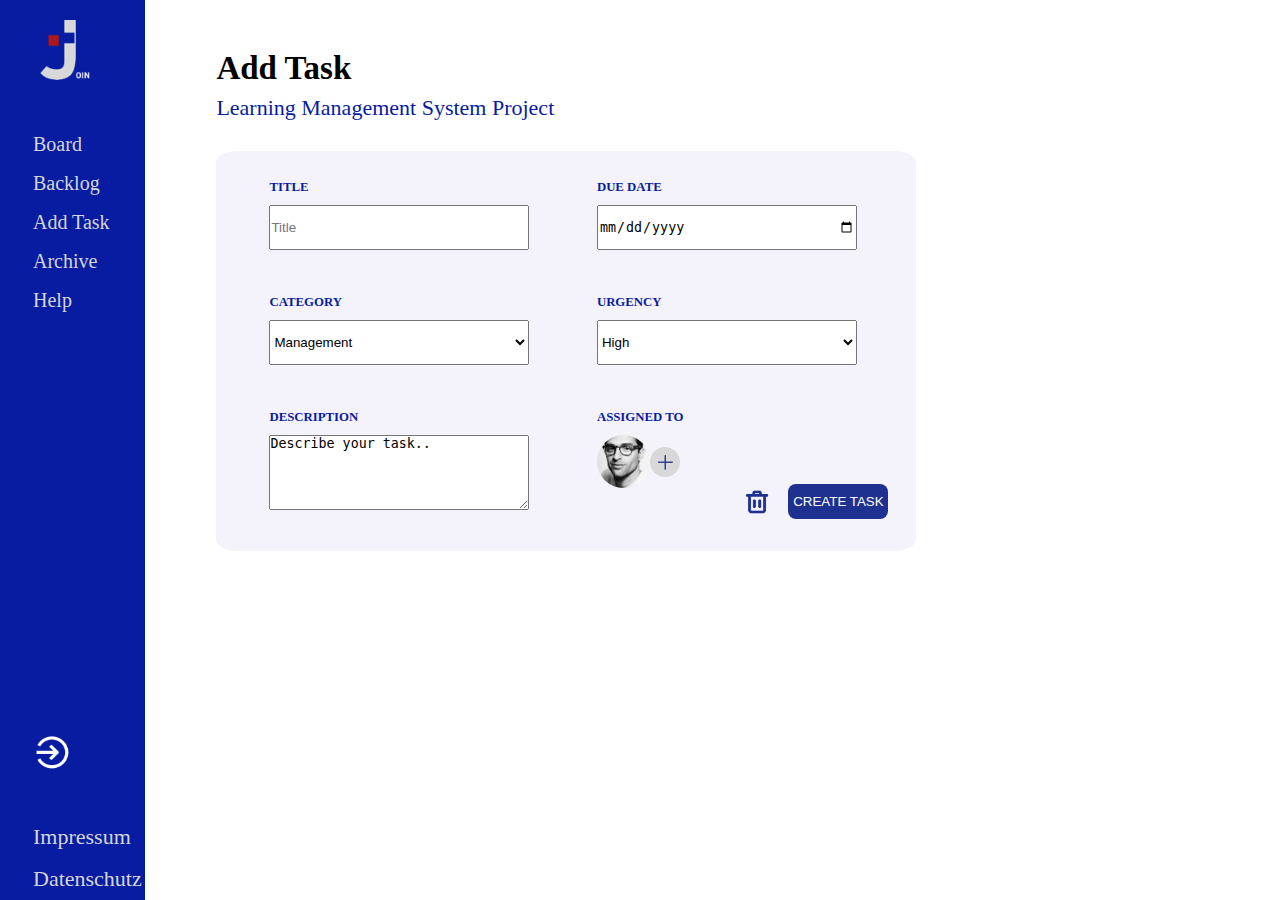
<file: addTask.html>
<!DOCTYPE html>
<html lang="en">
  <head>
    <meta charset="UTF-8" />
    <meta http-equiv="X-UA-Compatible" content="IE=edge" />
    <meta name="viewport" content="width=device-width, initial-scale=1.0" />
    <title>Document</title>
    <script
      language="javascript"
      type="text/javascript"
      src="script.js"
    ></script>
    <link rel="stylesheet" href="style.css" />
    <script
      language="javascript"
      type="text/javascript"
      src="addTask.js"
    ></script>
    <script src="./mini_backend.js"></script>
    <script src="users.js"></script>
  </head>

  <body onload="init()">
    <div class="main">
      <div w3-include-html="navbar.html" class="navbar-wrapper"></div>
      <div class="content">
        <h2>Add Task</h2>
        <span class="blueText">Learning Management System Project</span>
        <div class="addTaskBox">
          <div class="firstRow flex">
            <div class="width50 marginLeft">
              <h4 class="blueText">TITLE</h4>
              <input id="title" placeholder="Title" />
            </div>
            <div class="width50">
              <h4 class="blueText">DUE DATE</h4>
              <input type="date" id="dueDate" />
            </div>
          </div>
          <div class="secondRow flex">
            <div class="width50 marginLeft">
              <h4 class="blueText">CATEGORY</h4>
              <select id="category">
                <option>Management</option>
                <option>Marketing</option>
                <option>Product</option>
                <option>Sale</option>
              </select>
            </div>
            <div class="width50">
              <h4 class="blueText">URGENCY</h4>
              <select id="urgency">
                <option>High</option>
                <option value="">Medium</option>
                <option value="">Low</option>
              </select>
            </div>
          </div>
          <div class="thirdRow flex">
            <div class="width50 marginLeft">
              <h4 class="blueText">DESCRIPTION</h4>
              <textarea id="text">
Describe your task..
                            </textarea
              >
            </div>
            <div class="width50">
              <h4 class="blueText">ASSIGNED TO</h4>
              <div class="assignedToRow">
                <img
                  src="Profilpicture/profilepicture1.png"
                  class="assignedTo"
                />
                <img src="img/icon plus.png" class="plus-btn" />
              </div>
              <div class="assignedToRow2">
                <img
                  class="cancelbutton"
                  src="img/trash.png"
                  onclick="cancel()"
                />
                <button class="createTask" onclick="addTask()">
                  CREATE TASK
                </button>
              </div>
            </div>
          </div>
        </div>
      </div>
    </div>
  </body>
</html>
</file>
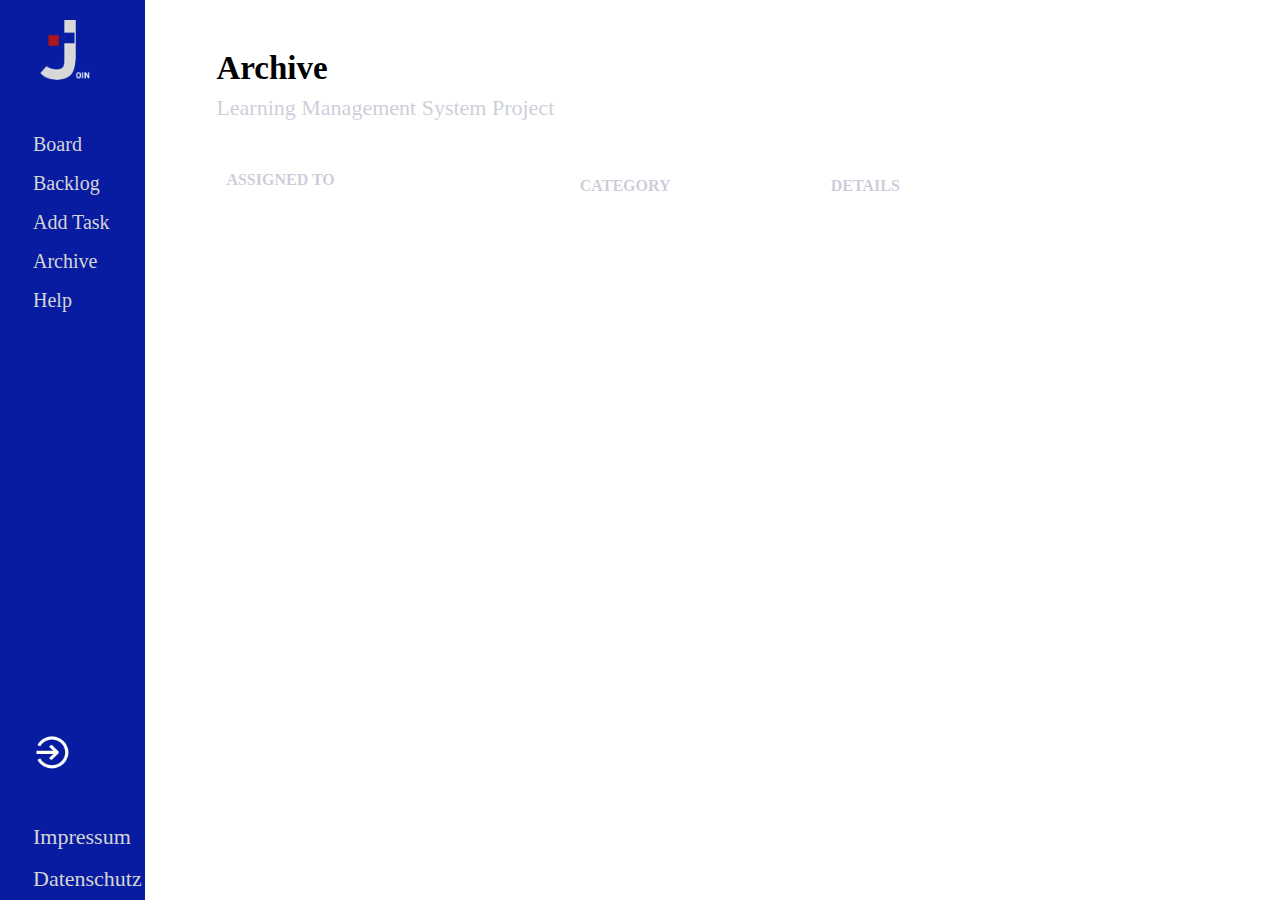
<file: archive.html>
<!DOCTYPE html>
<html lang="en">
  <head>
    <meta charset="UTF-8" />
    <meta http-equiv="X-UA-Compatible" content="IE=edge" />
    <meta name="viewport" content="width=device-width, initial-scale=1.0" />
    <title>Archive</title>
    <link rel="stylesheet" href="style.css" />
    <script
      language="javascript"
      type="text/javascript"
      src="script.js"
    ></script>
    <script
      language="javascript"
      type="text/javascript"
      src="addTask.js"
    ></script>
    <script src="./mini_backend.js"></script>
    <script src="archive.js"></script>
  </head>

  <body onload="init() ; initBackend() ; initArchive()">
    <div class="main">
      <div class="navbar-mobil">
        <a href="board.html"
          ><img src="img/logo.png" class="logo-navM" alt=""
        /></a>
        <img
          src="img/nav.png"
          alt=""
          class="nav-icon"
          onclick="showNavMobil()"
        />
        <div id="pop-nav" class="d-none pop-nav">
          <span onclick="closePopNav()" class="x-span">X</span>
          <ul>
            <li><a href="board.html">BOARD</a></li>
            <li><a href="backlog.html">BACKLOG</a></li>
            <li><a href="addTask.html">ADD TASK</a></li>
            <li><a href="archive.html">ARCHIVE</a></li>
            <li><a href="help.html">HELP</a></li>
          </ul>
        </div>
      </div>
      <div w3-include-html="navbar.html" class="navbar-wrapper"></div>

      <div class="content">
        <h2>Archive</h2>
        <span class="greyText">Learning Management System Project</span>

        <div class="headlineContainer">
          <div class="width30 h2 greyText"><b>ASSIGNED TO</b></div>
          <div class="width20 h2 greyText"><b>CATEGORY</b></div>
          <div class="width50bl h2 greyText"><b>DETAILS</b></div>
        </div>

        <div class="backlogCard-wrapper" id="archiveBox"></div>
      </div>
    </div>
  </body>
</html>
</file>
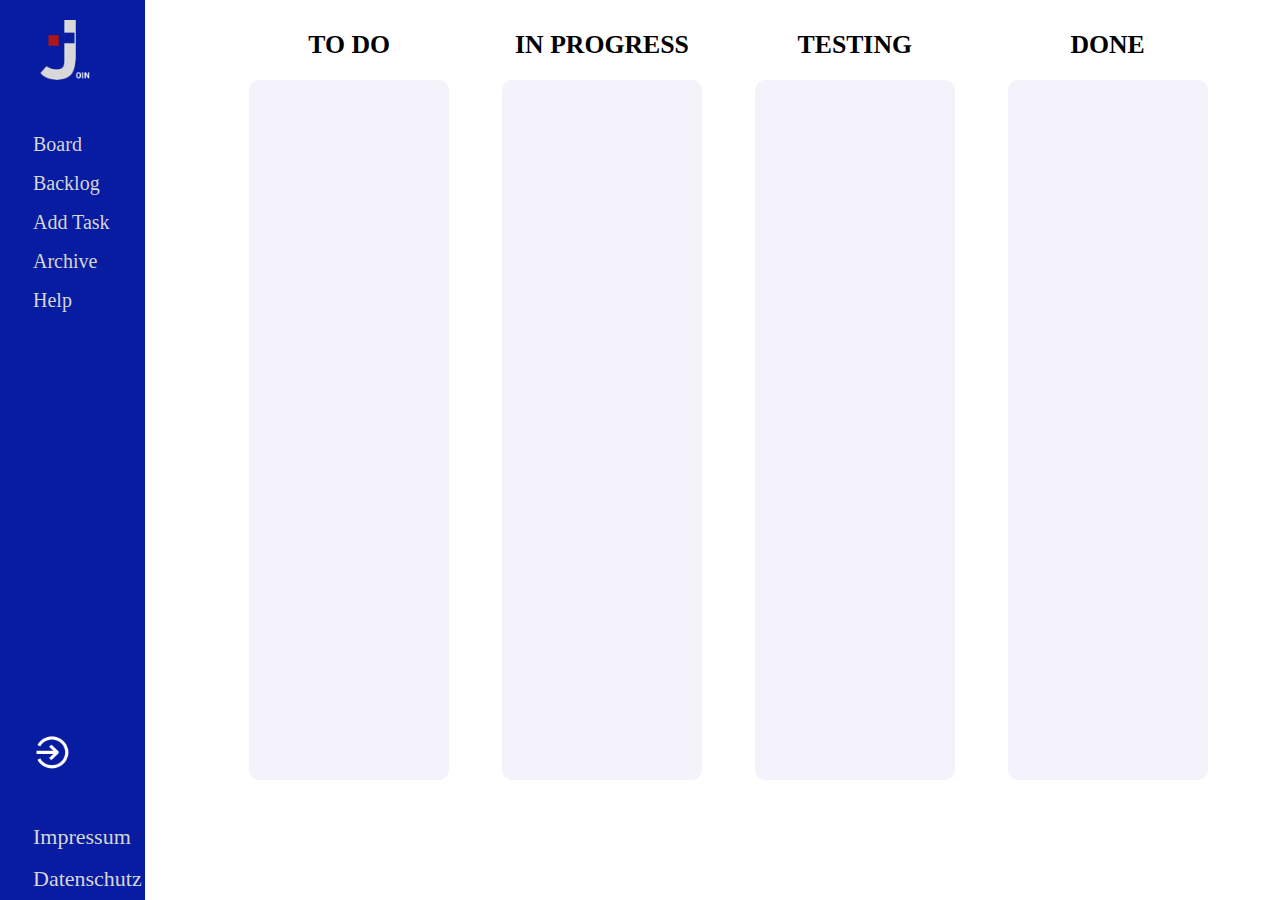
<file: board.html>
<!DOCTYPE html>
<html lang="en">
  <head>
    <meta charset="UTF-8" />
    <meta http-equiv="X-UA-Compatible" content="IE=edge" />
    <meta name="viewport" content="width=device-width, initial-scale=1.0" />
    <title>Board</title>

    <link rel="stylesheet" href="style.css" />
    <link
      type="image/png"
      sizes="32x32"
      rel="icon"
      href="img/faviconkanban.png"
    />
    <script
      language="javascript"
      type="text/javascript"
      src="script.js"
    ></script>
    <script
      language="javascript"
      type="text/javascript"
      src="addTask.js"
    ></script>
    <script src="./mini_backend.js"></script>
    <script src="board.js"></script>
  </head>

  <body onload="init() ; initBackend() ; initFilter()">
    <div class="main">
      <div class="navbar-mobil">
        <a href="board.html"
          ><img src="img/logo.png" class="logo-navM" alt=""
        /></a>
        <img
          src="img/nav.png"
          alt=""
          class="nav-icon"
          onclick="showNavMobil()"
        />
        <div id="pop-nav" class="d-none pop-nav">
          <span onclick="closePopNav()" class="x-span">X</span>
          <ul>
            <li><a href="board.html">BOARD</a></li>
            <li><a href="backlog.html">BACKLOG</a></li>
            <li><a href="addTask.html">ADD TASK</a></li>
            <li><a href="archive.html">ARCHIVE</a></li>
            <li><a href="help.html">HELP</a></li>
          </ul>
        </div>
      </div>

      <div w3-include-html="navbar.html" class="navbar-wrapper"></div>

      <div class="content">
        <div class="board-wrapper">
          <div class="column">
            <h3>TO DO</h3>
            <div class="DragAndDrop">
              <div
                class="grey-container"
                ondrop="moveTo('toDo')"
                ondragover="allowDrop(event)"
                id="toDo"
              ></div>
            </div>
          </div>
          <div class="column">
            <h3>IN PROGRESS</h3>
            <div class="DragAndDrop">
              <div
                class="grey-container"
                ondragover="allowDrop(event)"
                ondrop="moveTo('inProgress')"
                id="inProgress"
              ></div>
            </div>
          </div>
          <div class="column">
            <h3>TESTING</h3>
            <div class="DragAndDrop">
              <div
                class="grey-container"
                ondrop="moveTo('testing')"
                ondragover="allowDrop(event)"
                id="testing"
              ></div>
            </div>
          </div>
          <div class="column">
            <h3>DONE</h3>
            <div class="DragAndDrop">
              <div
                class="grey-container"
                ondrop="moveTo('done')"
                ondragover="allowDrop(event)"
                id="done"
              ></div>
            </div>
          </div>
        </div>
      </div>
    </div>
  </body>
</html>
</file>
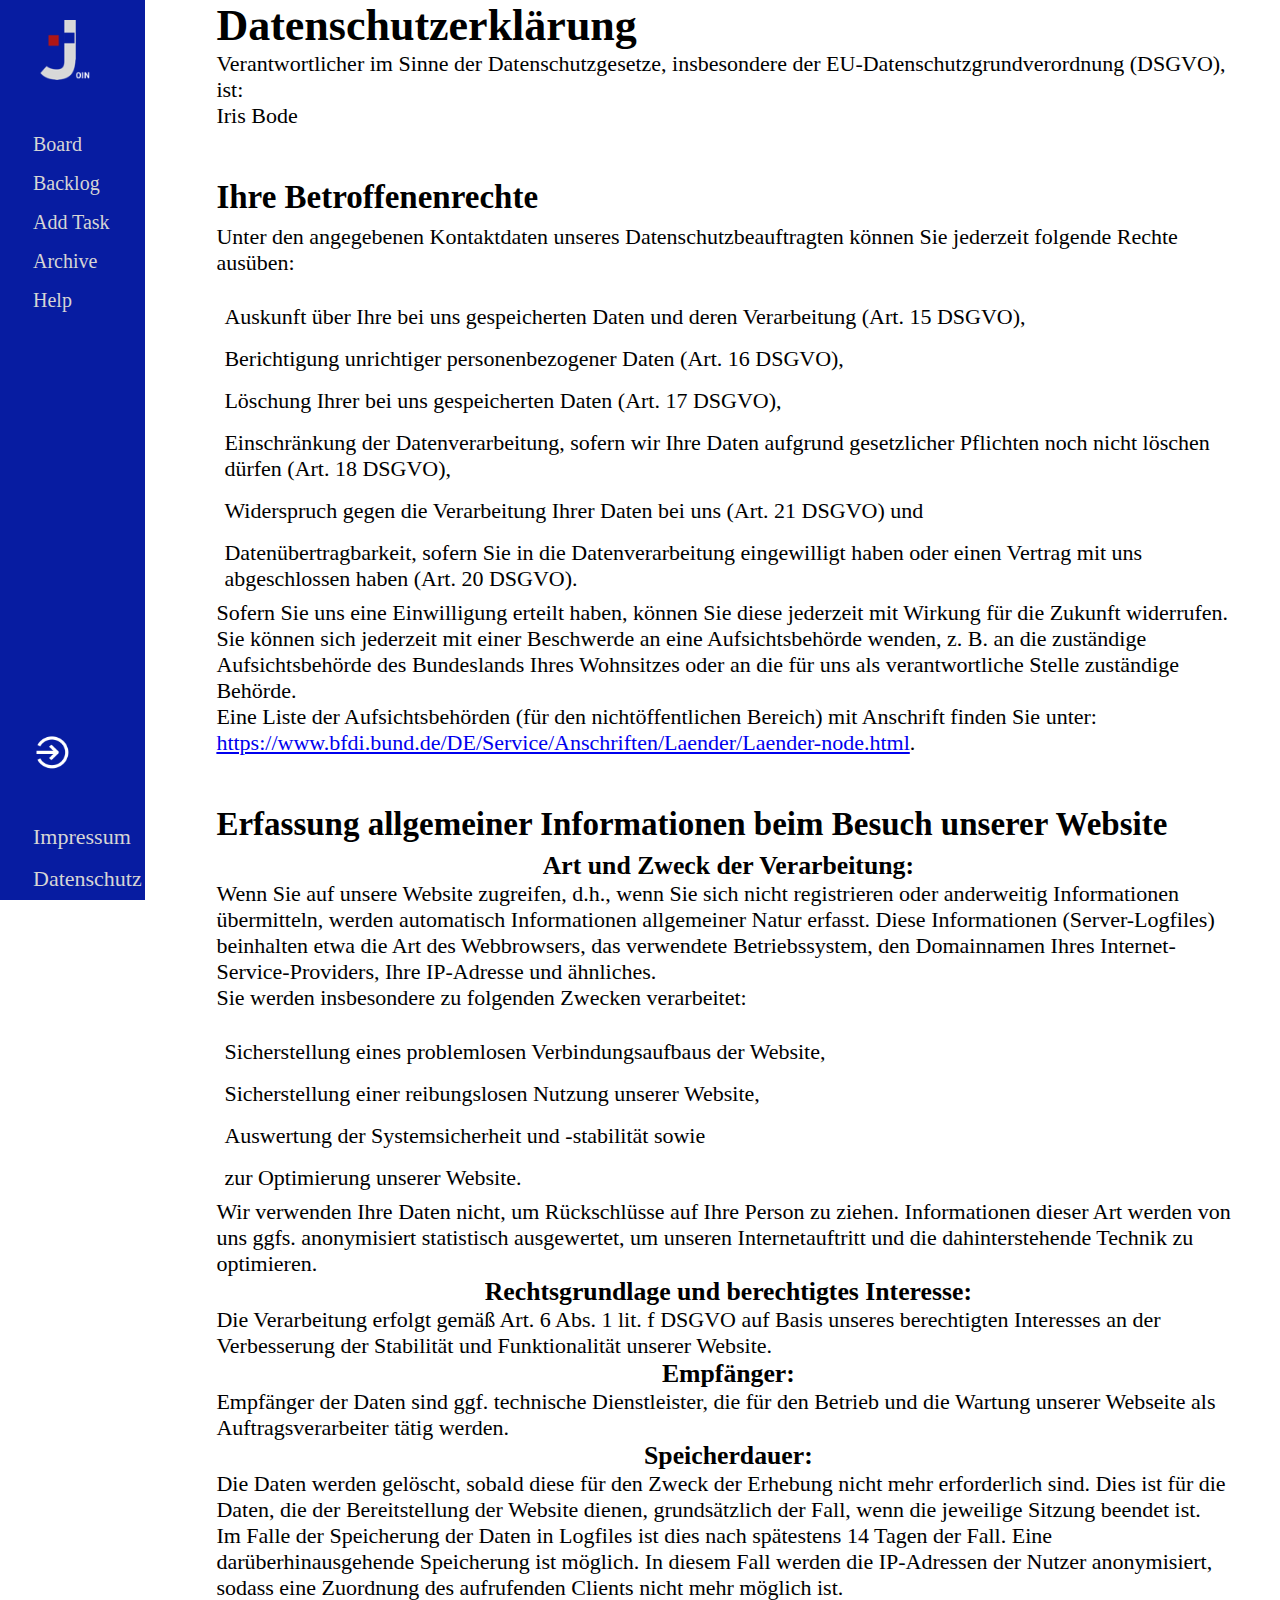
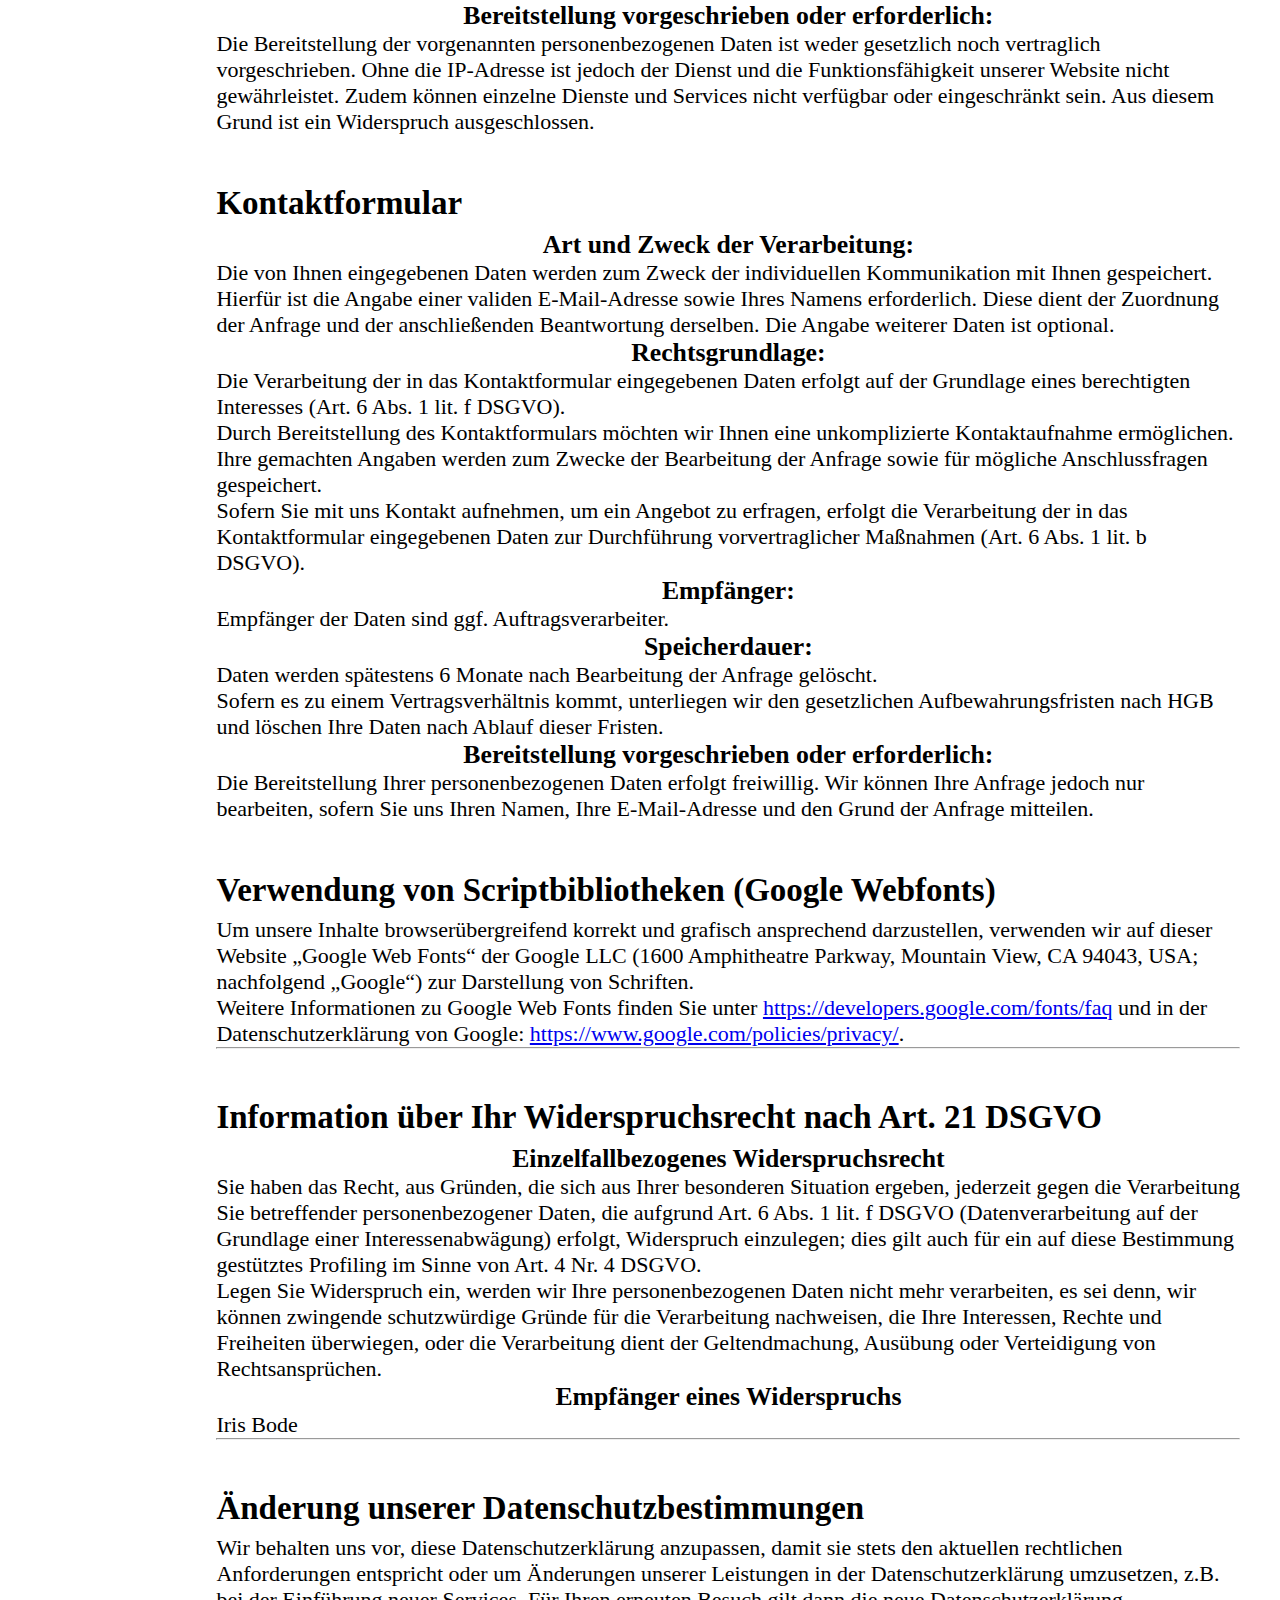
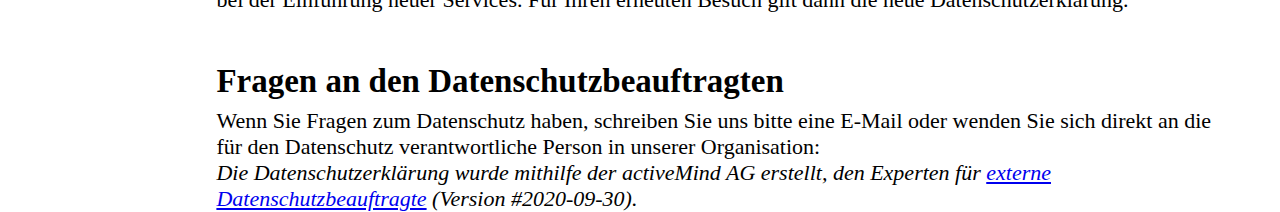
<file: Datenschutz.html>
<!DOCTYPE html>
<html lang="en">
  <head>
    <meta charset="UTF-8" />
    <meta http-equiv="X-UA-Compatible" content="IE=edge" />
    <meta name="viewport" content="width=device-width, initial-scale=1.0" />
    <title>Document</title>

    <link rel="stylesheet" href="style.css" />
    <link
      type="image/png"
      sizes="32x32"
      rel="icon"
      href="img/faviconkanban.png"
    />
    <script
      language="javascript"
      type="text/javascript"
      src="script.js"
    ></script>
    <script src="./mini_backend.js"></script>
  </head>

  <body onload="init()">
    <div class="main">
      <div class="navbar-mobil">
        <a href="board.html"
          ><img src="img/logo.png" class="logo-navM" alt=""
        /></a>
        <img
          src="img/nav.png"
          alt=""
          class="nav-icon"
          onclick="showNavMobil()"
        />
        <div id="pop-nav" class="d-none pop-nav">
          <span onclick="closePopNav()" class="x-span">X</span>
          <ul>
            <li><a href="board.html">BOARD</a></li>
            <li><a href="backlog.html">BACKLOG</a></li>
            <li><a href="addTask.html">ADD TASK</a></li>
            <li><a href="archive.html">ARCHIVE</a></li>
            <li><a href="help.html">HELP</a></li>
          </ul>
        </div>
      </div>
      <div w3-include-html="navbar.html" class="navbar-wrapper"></div>

      <div class="content">
        <div>
          <h1>Datenschutzerklärung</h1>
          <p>
            Verantwortlicher im Sinne der Datenschutzgesetze, insbesondere der
            EU-Datenschutzgrundverordnung (DSGVO), ist:
          </p>
          <p>Iris Bode</p>
          <h2>Ihre Betroffenenrechte</h2>
          <p>
            Unter den angegebenen Kontaktdaten unseres Datenschutzbeauftragten
            können Sie jederzeit folgende Rechte ausüben:
          </p>
          <ul>
            <li>
              Auskunft über Ihre bei uns gespeicherten Daten und deren
              Verarbeitung (Art. 15 DSGVO),
            </li>
            <li>
              Berichtigung unrichtiger personenbezogener Daten (Art. 16 DSGVO),
            </li>
            <li>Löschung Ihrer bei uns gespeicherten Daten (Art. 17 DSGVO),</li>
            <li>
              Einschränkung der Datenverarbeitung, sofern wir Ihre Daten
              aufgrund gesetzlicher Pflichten noch nicht löschen dürfen (Art. 18
              DSGVO),
            </li>
            <li>
              Widerspruch gegen die Verarbeitung Ihrer Daten bei uns (Art. 21
              DSGVO) und
            </li>
            <li>
              Datenübertragbarkeit, sofern Sie in die Datenverarbeitung
              eingewilligt haben oder einen Vertrag mit uns abgeschlossen haben
              (Art. 20 DSGVO).
            </li>
          </ul>
          <p>
            Sofern Sie uns eine Einwilligung erteilt haben, können Sie diese
            jederzeit mit Wirkung für die Zukunft widerrufen.
          </p>
          <p>
            Sie können sich jederzeit mit einer Beschwerde an eine
            Aufsichtsbehörde wenden, z. B. an die zuständige Aufsichtsbehörde
            des Bundeslands Ihres Wohnsitzes oder an die für uns als
            verantwortliche Stelle zuständige Behörde.
          </p>
          <p>
            Eine Liste der Aufsichtsbehörden (für den nichtöffentlichen Bereich)
            mit Anschrift finden Sie unter:
            <a
              href="https://www.bfdi.bund.de/DE/Service/Anschriften/Laender/Laender-node.html"
              target="_blank"
              rel="noopener nofollow"
              >https://www.bfdi.bund.de/DE/Service/Anschriften/Laender/Laender-node.html</a
            >.
          </p>
          <p></p>
          <h2>
            Erfassung allgemeiner Informationen beim Besuch unserer Website
          </h2>
          <h3>Art und Zweck der Verarbeitung:</h3>
          <p>
            Wenn Sie auf unsere Website zugreifen, d.h., wenn Sie sich nicht
            registrieren oder anderweitig Informationen übermitteln, werden
            automatisch Informationen allgemeiner Natur erfasst. Diese
            Informationen (Server-Logfiles) beinhalten etwa die Art des
            Webbrowsers, das verwendete Betriebssystem, den Domainnamen Ihres
            Internet-Service-Providers, Ihre IP-Adresse und ähnliches.
          </p>
          <p>Sie werden insbesondere zu folgenden Zwecken verarbeitet:</p>
          <ul>
            <li>
              Sicherstellung eines problemlosen Verbindungsaufbaus der Website,
            </li>
            <li>Sicherstellung einer reibungslosen Nutzung unserer Website,</li>
            <li>Auswertung der Systemsicherheit und -stabilität sowie</li>
            <li>zur Optimierung unserer Website.</li>
          </ul>
          <p>
            Wir verwenden Ihre Daten nicht, um Rückschlüsse auf Ihre Person zu
            ziehen. Informationen dieser Art werden von uns ggfs. anonymisiert
            statistisch ausgewertet, um unseren Internetauftritt und die
            dahinterstehende Technik zu optimieren.
          </p>
          <h3>Rechtsgrundlage und berechtigtes Interesse:</h3>
          <p>
            Die Verarbeitung erfolgt gemäß Art. 6 Abs. 1 lit. f DSGVO auf Basis
            unseres berechtigten Interesses an der Verbesserung der Stabilität
            und Funktionalität unserer Website.
          </p>
          <h3>Empfänger:</h3>
          <p>
            Empfänger der Daten sind ggf. technische Dienstleister, die für den
            Betrieb und die Wartung unserer Webseite als Auftragsverarbeiter
            tätig werden.
          </p>
          <p></p>
          <h3>Speicherdauer:</h3>
          <p>
            Die Daten werden gelöscht, sobald diese für den Zweck der Erhebung
            nicht mehr erforderlich sind. Dies ist für die Daten, die der
            Bereitstellung der Website dienen, grundsätzlich der Fall, wenn die
            jeweilige Sitzung beendet ist.
          </p>
          <p>
            Im Falle der Speicherung der Daten in Logfiles ist dies nach
            spätestens 14 Tagen der Fall. Eine darüberhinausgehende Speicherung
            ist möglich. In diesem Fall werden die IP-Adressen der Nutzer
            anonymisiert, sodass eine Zuordnung des aufrufenden Clients nicht
            mehr möglich ist.
          </p>
          <p></p>
          <h3>Bereitstellung vorgeschrieben oder erforderlich:</h3>
          <p>
            Die Bereitstellung der vorgenannten personenbezogenen Daten ist
            weder gesetzlich noch vertraglich vorgeschrieben. Ohne die
            IP-Adresse ist jedoch der Dienst und die Funktionsfähigkeit unserer
            Website nicht gewährleistet. Zudem können einzelne Dienste und
            Services nicht verfügbar oder eingeschränkt sein. Aus diesem Grund
            ist ein Widerspruch ausgeschlossen.
          </p>
          <p></p>
          <h2>Kontaktformular</h2>
          <h3>Art und Zweck der Verarbeitung:</h3>
          <p>
            Die von Ihnen eingegebenen Daten werden zum Zweck der individuellen
            Kommunikation mit Ihnen gespeichert. Hierfür ist die Angabe einer
            validen E-Mail-Adresse sowie Ihres Namens erforderlich. Diese dient
            der Zuordnung der Anfrage und der anschließenden Beantwortung
            derselben. Die Angabe weiterer Daten ist optional.
          </p>
          <h3>Rechtsgrundlage:</h3>
          <p>
            Die Verarbeitung der in das Kontaktformular eingegebenen Daten
            erfolgt auf der Grundlage eines berechtigten Interesses (Art. 6 Abs.
            1 lit. f DSGVO).
          </p>
          <p>
            Durch Bereitstellung des Kontaktformulars möchten wir Ihnen eine
            unkomplizierte Kontaktaufnahme ermöglichen. Ihre gemachten Angaben
            werden zum Zwecke der Bearbeitung der Anfrage sowie für mögliche
            Anschlussfragen gespeichert.
          </p>
          <p>
            Sofern Sie mit uns Kontakt aufnehmen, um ein Angebot zu erfragen,
            erfolgt die Verarbeitung der in das Kontaktformular eingegebenen
            Daten zur Durchführung vorvertraglicher Maßnahmen (Art. 6 Abs. 1
            lit. b DSGVO).
          </p>
          <h3>Empfänger:</h3>
          <p>Empfänger der Daten sind ggf. Auftragsverarbeiter.</p>
          <p></p>
          <h3>Speicherdauer:</h3>
          <p>
            Daten werden spätestens 6 Monate nach Bearbeitung der Anfrage
            gelöscht.
          </p>
          <p>
            Sofern es zu einem Vertragsverhältnis kommt, unterliegen wir den
            gesetzlichen Aufbewahrungsfristen nach HGB und löschen Ihre Daten
            nach Ablauf dieser Fristen.
          </p>
          <h3>Bereitstellung vorgeschrieben oder erforderlich:</h3>
          <p>
            Die Bereitstellung Ihrer personenbezogenen Daten erfolgt freiwillig.
            Wir können Ihre Anfrage jedoch nur bearbeiten, sofern Sie uns Ihren
            Namen, Ihre E-Mail-Adresse und den Grund der Anfrage mitteilen.
          </p>
          <p></p>
          <h2>Verwendung von Scriptbibliotheken (Google Webfonts)</h2>
          <p>
            Um unsere Inhalte browserübergreifend korrekt und grafisch
            ansprechend darzustellen, verwenden wir auf dieser Website „Google
            Web Fonts“ der Google LLC (1600 Amphitheatre Parkway, Mountain View,
            CA 94043, USA; nachfolgend „Google“) zur Darstellung von Schriften.
          </p>
          <p>
            Weitere Informationen zu Google Web Fonts finden Sie unter
            <a
              href="https://developers.google.com/fonts/faq"
              rel="noopener nofollow"
              target="_blank"
              >https://developers.google.com/fonts/faq</a
            >
            und in der Datenschutzerklärung von Google:
            <a
              href="https://www.google.com/policies/privacy/"
              rel="noopener nofollow"
              target="_blank"
              >https://www.google.com/policies/privacy/</a
            >.
          </p>
          <p></p>
          <hr />
          <h2>Information über Ihr Widerspruchsrecht nach Art. 21 DSGVO</h2>
          <h3>Einzelfallbezogenes Widerspruchsrecht</h3>
          <p>
            Sie haben das Recht, aus Gründen, die sich aus Ihrer besonderen
            Situation ergeben, jederzeit gegen die Verarbeitung Sie betreffender
            personenbezogener Daten, die aufgrund Art. 6 Abs. 1 lit. f DSGVO
            (Datenverarbeitung auf der Grundlage einer Interessenabwägung)
            erfolgt, Widerspruch einzulegen; dies gilt auch für ein auf diese
            Bestimmung gestütztes Profiling im Sinne von Art. 4 Nr. 4 DSGVO.
          </p>
          <p>
            Legen Sie Widerspruch ein, werden wir Ihre personenbezogenen Daten
            nicht mehr verarbeiten, es sei denn, wir können zwingende
            schutzwürdige Gründe für die Verarbeitung nachweisen, die Ihre
            Interessen, Rechte und Freiheiten überwiegen, oder die Verarbeitung
            dient der Geltendmachung, Ausübung oder Verteidigung von
            Rechtsansprüchen.
          </p>
          <h3>Empfänger eines Widerspruchs</h3>
          <p>Iris Bode</p>
          <hr />
          <h2>Änderung unserer Datenschutzbestimmungen</h2>
          <p>
            Wir behalten uns vor, diese Datenschutzerklärung anzupassen, damit
            sie stets den aktuellen rechtlichen Anforderungen entspricht oder um
            Änderungen unserer Leistungen in der Datenschutzerklärung
            umzusetzen, z.B. bei der Einführung neuer Services. Für Ihren
            erneuten Besuch gilt dann die neue Datenschutzerklärung.
          </p>
          <h2>Fragen an den Datenschutzbeauftragten</h2>
          <p>
            Wenn Sie Fragen zum Datenschutz haben, schreiben Sie uns bitte eine
            E-Mail oder wenden Sie sich direkt an die für den Datenschutz
            verantwortliche Person in unserer Organisation:
          </p>
          <p></p>
          <p>
            <em
              >Die Datenschutzerklärung wurde mithilfe der activeMind AG
              erstellt, den Experten für
              <a
                href="https://www.activemind.de/datenschutz/datenschutzbeauftragter/"
                target="_blank"
                rel="noopener"
                >externe Datenschutzbeauftragte</a
              >
              (Version #2020-09-30).</em
            >
          </p>
        </div>
      </div>
    </div>
  </body>
</html>
</file>
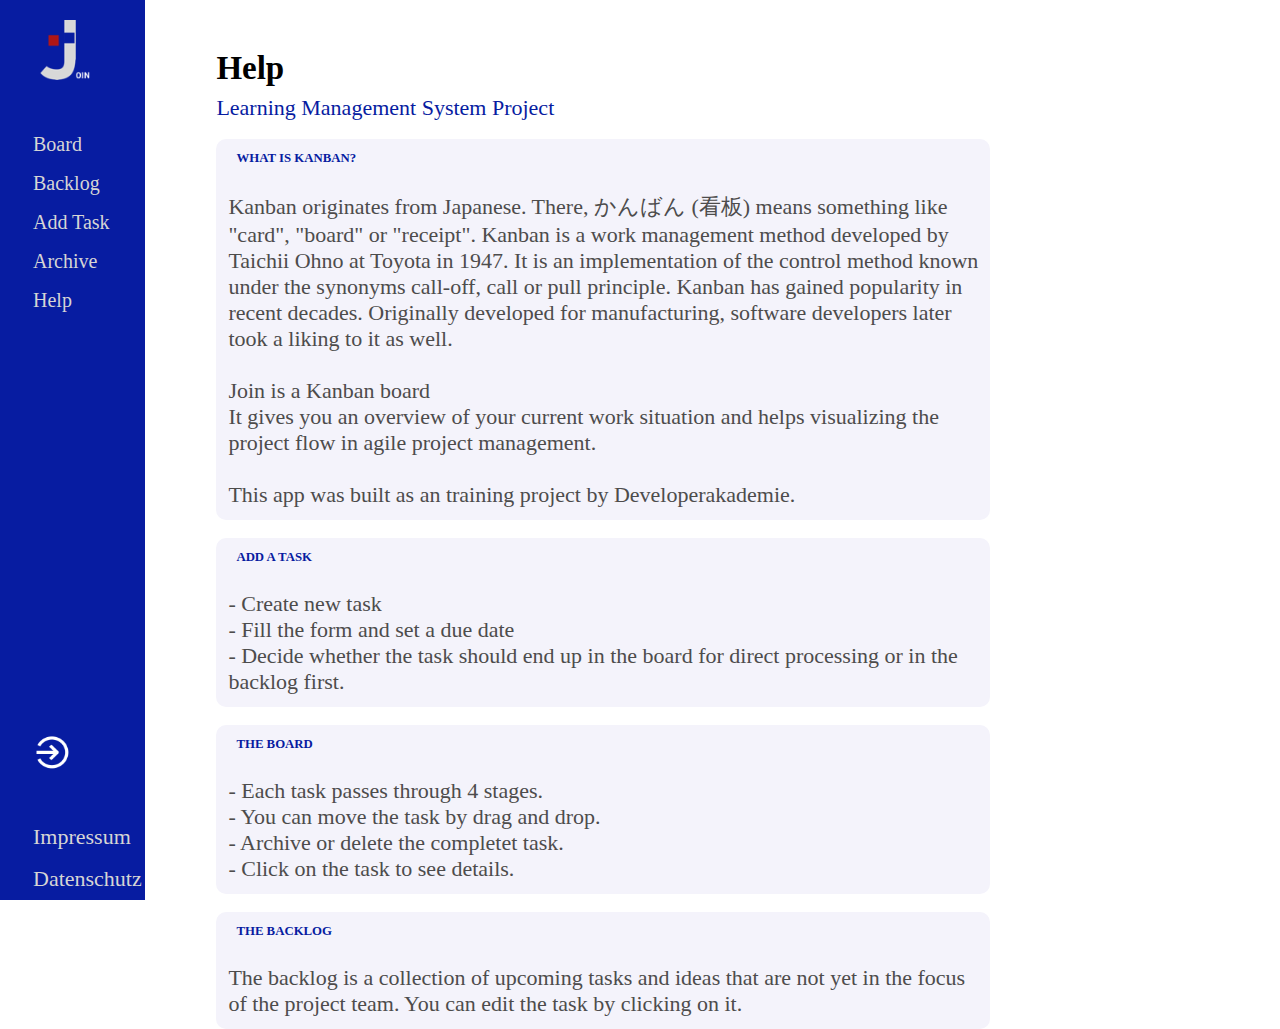
<file: help.html>
<!DOCTYPE html>
<html lang="en">
  <head>
    <meta charset="UTF-8" />
    <meta http-equiv="X-UA-Compatible" content="IE=edge" />
    <meta name="viewport" content="width=device-width, initial-scale=1.0" />
    <title>Document</title>
    <script
      language="javascript"
      type="text/javascript"
      src="script.js"
    ></script>
    <link rel="stylesheet" href="style.css" />
    <link
      type="image/png"
      sizes="32x32"
      rel="icon"
      href="img/faviconkanban.png"
    />
  </head>
  <body onload="init()">
    <div class="main">
      <div class="navbar-mobil">
        <a href="board.html"
          ><img src="img/logo.png" class="logo-navM" alt=""
        /></a>
        <img
          src="img/nav.png"
          alt=""
          class="nav-icon"
          onclick="showNavMobil()"
        />
        <div id="pop-nav" class="d-none pop-nav">
          <span onclick="closePopNav()" class="x-span">X</span>
          <ul>
            <li><a href="board.html">BOARD</a></li>
            <li><a href="backlog.html">BACKLOG</a></li>
            <li><a href="addTask.html">ADD TASK</a></li>
            <li><a href="archive.html">ARCHIVE</a></li>
            <li><a href="help.html">HELP</a></li>
          </ul>
        </div>
      </div>
      <div w3-include-html="navbar.html" class="navbar-wrapper"></div>

      <div class="content">
        <h2>Help</h2>
        <span class="blueText">Learning Management System Project</span>

        <div class="KanbanMeaning">
          <h4 class="Helph4">WHAT IS KANBAN?</h4>
          <br />
          Kanban originates from Japanese. There, かんばん (看板) means
          something like "card", "board" or "receipt". Kanban is a work
          management method developed by Taichii Ohno at Toyota in 1947. It is
          an implementation of the control method known under the synonyms
          call-off, call or pull principle. Kanban has gained popularity in
          recent decades. Originally developed for manufacturing, software
          developers later took a liking to it as well.<br />
          <br />
          Join is a Kanban board <br />
          It gives you an overview of your current work situation and helps
          visualizing the project flow in agile project management.<br /><br />
          This app was built as an training project by Developerakademie.
        </div>

        <div class="KanbanMeaning">
          <h4 class="Helph4">ADD A TASK</h4>
          <br />

          - Create new task <br />
          - Fill the form and set a due date<br />
          - Decide whether the task should end up in the board for direct
          processing or in the backlog first.
        </div>

        <div class="KanbanMeaning">
          <h4 class="Helph4">THE BOARD</h4>
          <br />
          - Each task passes through 4 stages.<br />
          - You can move the task by drag and drop.<br />
          - Archive or delete the completet task.<br />
          - Click on the task to see details.<br />
        </div>

        <div class="KanbanMeaning">
          <h4 class="Helph4">THE BACKLOG</h4>
          <br />
          The backlog is a collection of upcoming tasks and ideas that are not
          yet in the focus of the project team. You can edit the task by
          clicking on it.
        </div>
      </div>
    </div>
  </body>
</html>
</file>
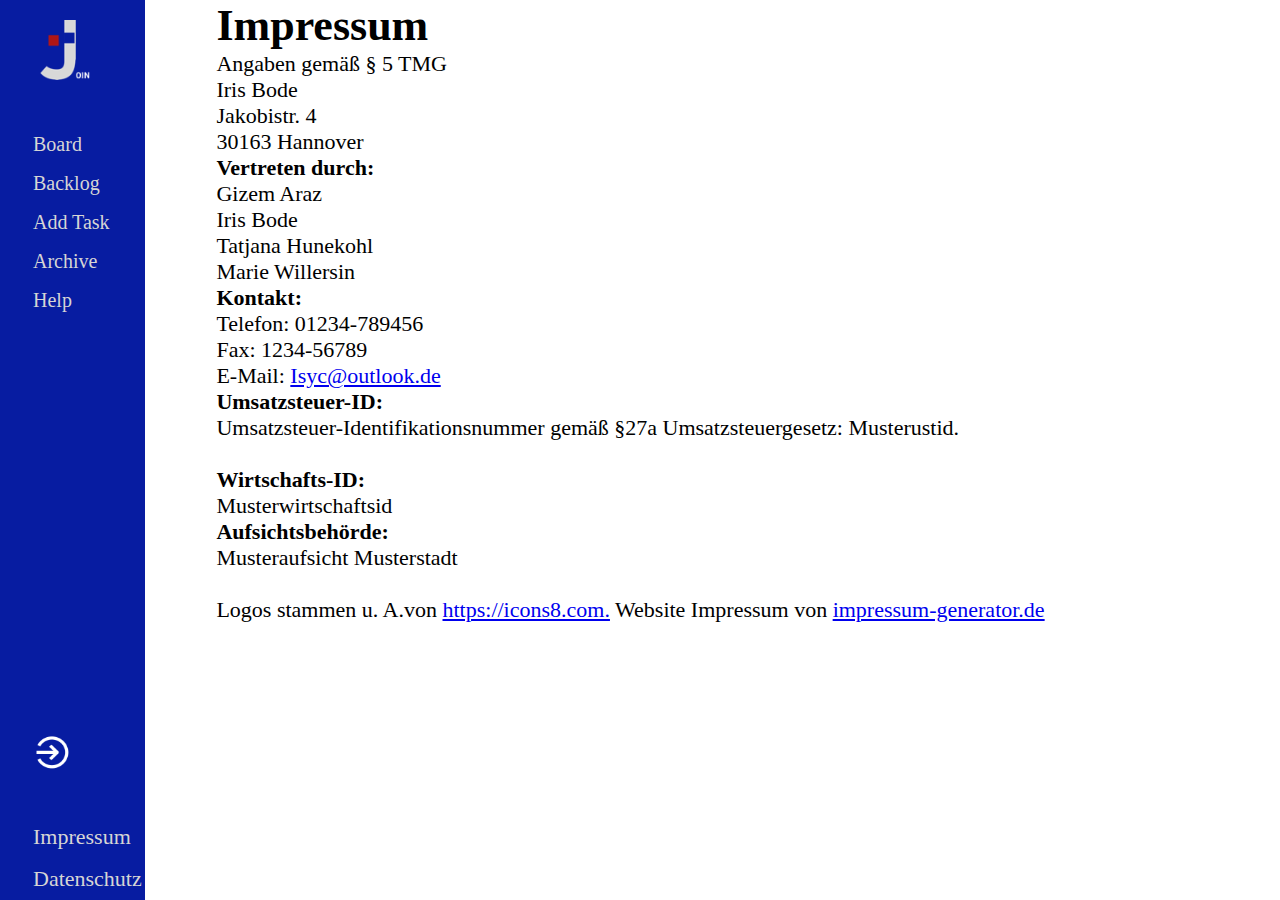
<file: impressum.html>
<!DOCTYPE html>
<html lang="en">
<head>
    <meta charset="UTF-8">
    <meta http-equiv="X-UA-Compatible" content="IE=edge">
    <meta name="viewport" content="width=device-width, initial-scale=1.0">
    <title>Impressum</title>
    <link rel="stylesheet" href="style.css">
    <link type="image/png" sizes="32x32" rel="icon" href="img/faviconkanban.png">
    <script language="javascript" type="text/javascript" src="script.js"></script>
   

</head>



<body onload="init()">

    <div class="main">
        <div class="navbar-mobil">
            <a href="board.html"><img src="img/logo.png" class="logo-navM" alt=""></a>
            <img src="img/nav.png" alt="" class="nav-icon" onclick="showNavMobil()">
            <div id="pop-nav" class="d-none pop-nav">
                <span onclick="closePopNav()" class="x-span">X</span>
                <ul>
                    <li><a href="board.html">BOARD</a></li>
                    <li><a href="backlog.html">BACKLOG</a></li>
                    <li><a href="addTask.html">ADD TASK</a></li>
                    <li><a href="archive.html">ARCHIVE</a></li>
                    <li><a href="help.html">HELP</a></li>
                </ul>
            </div>
        </div>
        <div w3-include-html="navbar.html" class="navbar-wrapper"></div>

        <div class='content'><h1>Impressum</h1><p>Angaben gemäß § 5 TMG</p><p>Iris Bode <br> 
            Jakobistr. 4<br> 
            30163 Hannover <br> 
            </p><p> <strong>Vertreten durch: </strong><br>
            Gizem Araz<br>
            Iris Bode<br>
            Tatjana Hunekohl<br>
            Marie Willersin<br>
            </p><p><strong>Kontakt:</strong> <br>
            Telefon: 01234-789456<br>
            Fax: 1234-56789<br>
            E-Mail: <a href='mailto:Isyc@outlook.de'>Isyc@outlook.de</a></br></p><p><strong>Umsatzsteuer-ID: </strong> <br>
            Umsatzsteuer-Identifikationsnummer gemäß §27a Umsatzsteuergesetz: Musterustid.<br><br>
            <strong>Wirtschafts-ID: </strong><br>
            Musterwirtschaftsid<br>
            </p><p><strong>Aufsichtsbehörde:</strong><br>
            Musteraufsicht Musterstadt<br></p><br> 
            Logos stammen u. A.von <a href="https://icons8.com">https://icons8.com.</a>
            Website Impressum von <a href="https://www.impressum-generator.de">impressum-generator.de</a>

            
            
        </div>
             



    </div>
     


    
</body>
</html>
</file>
<file: style.css>
* {
  margin: 0;
  padding: 0;
  
}

body {
  font-family: 'Familjen Grotesk';font-size: 22px;
}

.d-none {
  display: none !important;
}

.h3-not-center {
  text-align: left;
  font-size: 14px;
}

.card-span {
  font-size: 13px;
}

.main {
  margin-top: 90px;
  height: 100vh;
}
@media (min-width: 1100px) {
  .main {
    display: flex;
    margin-top: 0;
  }
}

.sectionOne {
  display: flex;
  flex-direction: column;
  width: 100%;
  height: 80%;
  font-size: 20px;
}

/* NAVAR MOBIL --------------------*/

.x-span {
  position: absolute;
  top: 0px;
  right: 11px;
  cursor: pointer;
}

.pop-nav {
  z-index: 3;
  padding: 60px 26px;
  position: absolute;
  background-color: rgba(30, 49, 144, 0.9);
  width: 100%;
  top: 14px;
  right: 0;
  color: white;
  display: flex;
  justify-content: center;
  align-items: center;
  flex-direction: column;
}
@media (min-width: 600px) {
  .pop-nav {
    max-width: 296px;
    height: 308px;
  }
}

.navbar-mobil {
  height: fit-content;
  background-color: #071ca1;
  position: absolute;
  top: 0;
  left: 0;
  right: 0;
  display: flex;
  justify-content: space-between;
  align-items: center;
}

.logo-navM {
  height: 45px;
  width: 45px;
  padding: 15px 15px;
  cursor: pointer;
}

.navbar-wrapper {
  width: 13%;
  display: none;
}

.nav-icon {
  width: 30px;
  height: 30px;
  padding: 8px 8px;
  cursor: pointer;
}

.navbarLeft {
  background-color: #071ca1;
  width: 120px;
  display: flex;
  flex-direction: column;
  justify-content: space-between;
  padding-left: 25px;
  position: fixed;
  top: 0;
  bottom: 0;
  left: 0;
}

li a {
  color: rgb(214, 213, 213);
  text-decoration: none;
}

li {
  list-style: none;
  padding: 20px;
}
@media (min-width: 600px) {
  li {
    padding: 30px;
  }
}
@media (min-width: 886px) {
  li {
    padding: 8px;
  }
}

li:hover {
  cursor: pointer;
  border-left: 3px solid whitesmoke;
  text-decoration: whitesmoke;
  transition: all 190ms ease-in-out;
}

.logo {
  width: 60px;
  height: 60px;
  padding: 20px 10px;
  object-fit: contain;
}

ul {
  margin-top: 20px;
}

.logoLogin {
  width: 35px;
  height: 35px;
  padding: 20px 10px;
  object-fit: contain;
  border-radius: 100%;
}

.logoLogin:hover {
  cursor: pointer;
  transform: scale(1.5);
}

/** CONTENT **/

.content {
  width: 80%;
  margin-left: 50px;
  margin-top: 25px;
}

/** BOARD **/

.delete-task {
  height: 20px;
  width: 20px;
  position: absolute;
  right: 10px;
  bottom: 8px;
  cursor: pointer;
}

.delete-task-backlog {
  height: 30px;
  width: 30px;
  margin-right: 20px;
  cursor: pointer;
}

@media (min-width: 1100px) {
  .board-wrapper {
    display: flex;
    justify-content: space-evenly;
  }
}

.wrapper-card-elements {
  padding: 12px 12px;
  min-height: 67px;
}
.boardImg {
  height: 40px;
  width: 40px;
  border-radius: 100%;
  position: absolute;
  top: 4px;
  right: 4px;
  object-fit: cover;
  padding: 4px 4px;
}

.grey-container {
  display: flex;
  background-color: rgb(244 243 251);
  width: 97%;
  min-height: 113px;
  height: max-content;
  margin: 20px;
  border-radius: 10px;
  overflow-y: overlay;
}
@media (min-width: 1100px) {
  .grey-container {
    height: 700px !important;
    width: 200px;
    display: block;
  }
}

h3 {
  text-align: center;
}

.column {
  padding-top: 30px;
}

/* Add Task Style ---------------------*/

.plus-icon {
  width: 50px;
  height: 50px;
  cursor: pointer;
  cursor: pointer;
}
.plus-icon:hover {
  cursor: pointer;
  transform: scale(1.1);
}

.firstRow {
  padding-top: 5px;
}

.button-no-default-style {
  border: none;
  background-color: transparent;
}

h2 {
  font-weight: 600px;
  margin-top: 50px;
  padding-bottom: 8px;
}

.blueText {
  color: #071ca1;
  padding: 4px 0;
}

.addTaskBox {
  height: 400px;
  max-width: 700px;
  background-color: rgb(244, 243, 251);
  margin-top: 30px;
  border-radius: 3%;
}

.flex {
  display: flex;
}
.flexAddTask {
  display: block;
}

.width50 {
  width: 100%;
  height: max-content;
}

h4 {
  font-size: 0.8rem;
  margin: 0 8px;
}

.thirdRow {
  position: relative;
}

.marginLeft {
  margin-left: 0;
}

input {
  height: 25px;
  width: 90%;
  margin: 0 8px;
}

select {
  width: 90%;
  margin: 0 8px;
  height: 29px;
}

textarea {
  width: 90%;
  margin: 0 8px;
  height: 45px;
}

.assignedTo {
  height: 40px;
  width: 40px;
  border-radius: 100%;
  object-fit: cover;
}

.plus-btn {
  width: 30px;
  height: 30px;
}

.assignedToRow {
  display: flex;
  align-items: center;
  margin-left: 8px;
}

.assignedToRow2 {
  display: flex;
  justify-content: flex-end;
  gap: 1rem;
  align-items: center;
  position: absolute;
  right: 28px;
  bottom: 2px;
}

.createTask {
  display: block;
  background-color: rgb(30 49 144);
  color: white;
  height: 35px;
  width: 100px;
  border-radius: 8px;
  border: none;
  cursor: pointer;
}

.cancelbutton {
  width: 30px;
  height: 30px;
}

.cancelbutton:hover {
  cursor: pointer;
  transform: scale(1.1);
}

.bottomdiv {
  display: flex;
  gap: 4rem;
}

/** LOGIN **/
.Join_Logo{
  width: 200px;
  height: 200px;
  object-fit: cover;
}

.wrapper-login {
  height: 100vh;
  width: 100%;
  display: flex;
  justify-content: center;
  align-items: center;
}

.login-box {
  color: white;
  z-index: 999;
  margin-right: 650px;
  
  margin-bottom: 20px;
}

.input-login {
  
  width: 150px !important;
  border: none;
  height: 30px;
  border-radius: 100px;
  padding-left: 8px;
  margin-left: 20px;
  background-color: rgb(37,37,36);
  color: white;
  
}

.login-btn {
  color: white;
  height: 30px;
  background-color: rgb(77 76 76);
  border: 1px solid #0c0c0c;
  border-radius: 231px;
  width: 114px;
  margin-bottom: 18px;
  cursor: pointer;
  margin: 96px;
  margin-top: 24px;
  margin-bottom: 14px;
}

.login-row {
 
  gap: 1rem;
  display: flex;
  align-items: center;
  padding: 4px;
}

.test-login {
  font-size: 0.8rem;
}

.background-image {
  position: absolute;
  object-fit: cover;
  background-size: cover;
  width: 100%;
  height: 100%;
}

/** BACKLOG **/

b {
  font-size: 0.8rem;
}
@media (min-width: 400px) {
  b {
    font-size: 16px;
  }
}

.headlineContainer {
  font-weight: 600px;
  margin-top: 50px;
  padding-bottom: 8px;
  display: flex;
  justify-content: space-between;
  align-items: flex-start;
}

.backlogCard {
  display: flex;
  justify-content: space-between;
  align-items: flex-start;
  margin-top: 0px !important;
  background-color: rgb(244, 243, 251);
  border-radius: 3%;
  padding: 10px 0;
  margin: 8px 0;
  color: rgb(77, 76, 76);
}

.width30 {
  width: 20%;
  display: flex;
  padding-left: 10px;
}
@media (min-width: 330px) {
  .width30 {
    width: 30%;
  }
  .width50bl {
    width: 50%;
  }
}

.width20 {
  width: 20%;
}

.width50bl {
  width: 40%;
}

.assignedTo {
  display: flex;
  justify-content: space-around;
}

.assignedToText {
  display: none;
}

@media (min-width: 600px) {
  .assignedToText {
    display: block;
    padding-left: 8px;
  }
}

.backlogCardCategor {
  display: flex;
  text-align: center;
}

/** HELP **/

.KanbanMeaning {
  max-width: 750px;
  margin-top: 18px;
  margin-bottom: 18px;
  background-color: rgb(244, 243, 251);
  padding: 12px;
  border-radius: 10px;
  color: rgb(77, 76, 76);
}

.Helph4 {
  color: #071ca1;
}

/**Drag and Drop**/

body {
  height: 100vh;
  width: 100%;
}

.drop-area {
  width: 80%;
  background-color: rgb(210, 210, 241);
  height: 100px;
  margin: 20px;
}

.drop-element {
  width: 140px;
  height: max-content;
  background-color: hsl(242deg 27% 94%);
  margin: 15px 15px;
  border-radius: 5px;
  box-shadow: 10px 20px 15px silver;
  border-radius: 20px;
  position: relative;
  cursor: move;
}

@media (min-width: 1100px) {
  .navbar-wrapper {
    width: 13%;
    display: block;
  }

  .navbar-mobil {
    display: none;
  }

  .content {
    margin-top: 0;
  }
}

@media (min-width: 740px) {
  .marginLeft {
    margin-left: 45px;
  }
  .flexAddTask {
    display: flex;
  }
  .width50 {
    width: 50%;
    height: 115px;
  }
  input {
    max-width: 260px;
    height: 45px !important;
    box-sizing: border-box;
  }
  select {
    max-width: 260px;
    height: 45px !important;
    box-sizing: border-box;
  }
  textarea {
    width: 260px !important;
    height: 75px !important;
    box-sizing: border-box;
  }
  .firstRow {
    padding-top: 25px;
  }
  .blueText {
    color: #071ca1;
    padding-bottom: 10px;
  }
  .assignedTo {
    height: 53px !important;
    width: 53px !important;
  }
  .createTask {
    display: block;
  }
  .plus-icon {
    display: none;
  }
}

.greyText {
  color: #a6a7bc8f;
}

.trash-archive {
  height: 30px;
  width: 30px;
  cursor: pointer;
}
.trash-archive:hover {
  transform: scale(1.1);
  transition: all 190ms ease-in-out;
}
</file>
